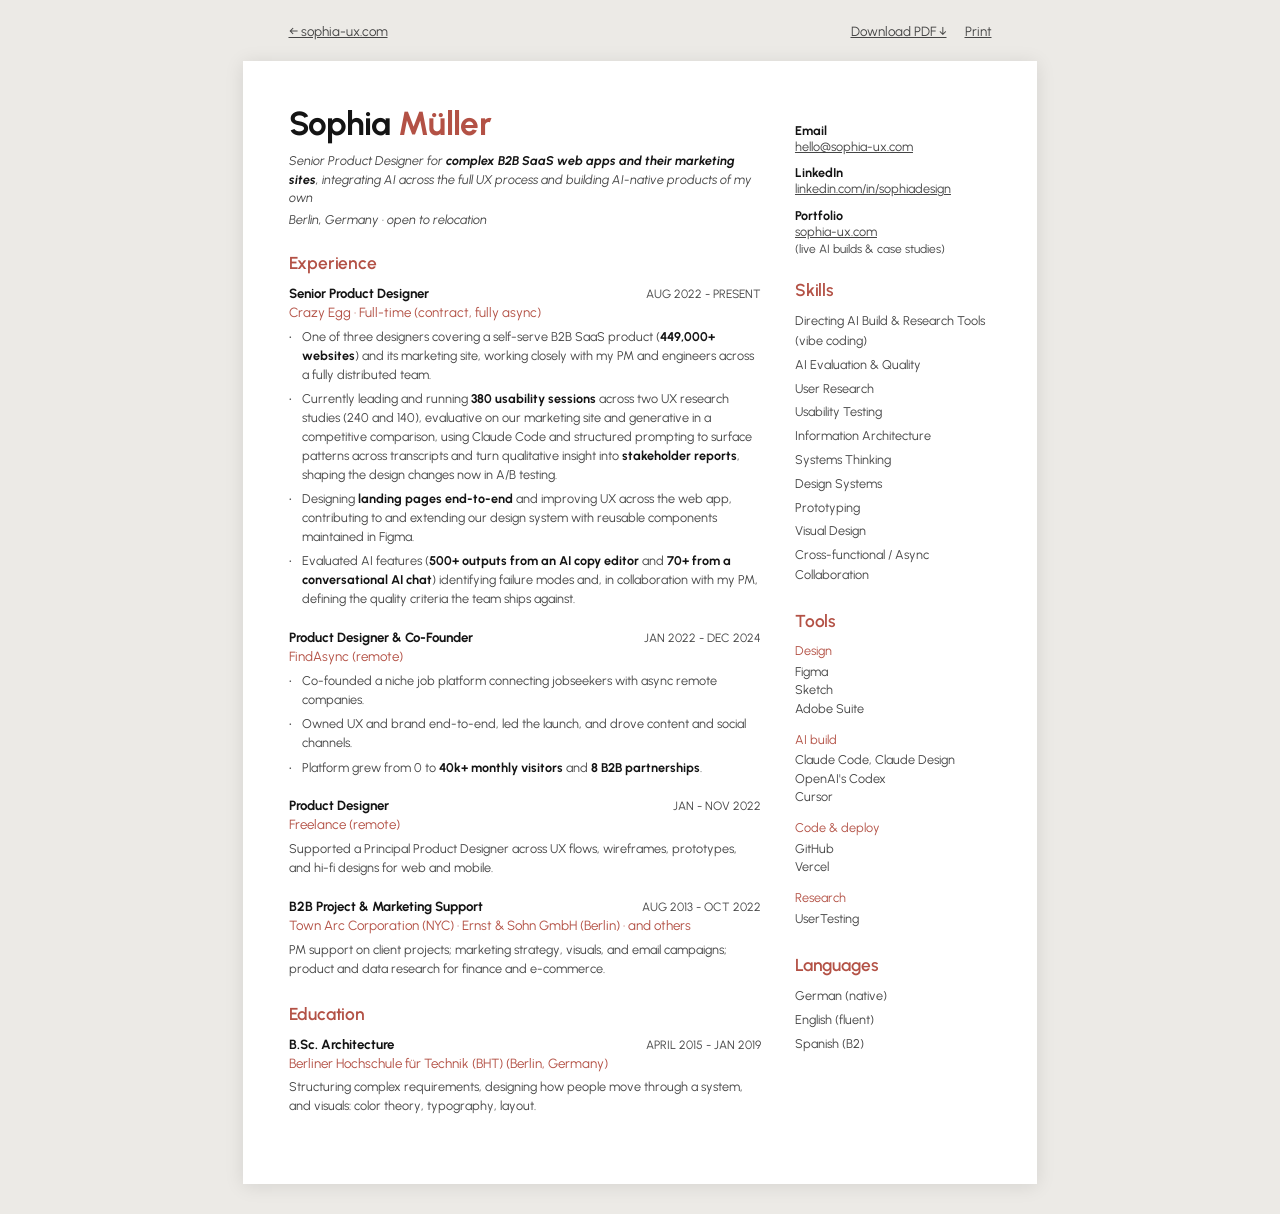
<file: cv.html>
<!DOCTYPE html>
<!--
  Sophia Müller — CV
  Print: Chrome → Save as PDF → A4 · Margins: None · Background graphics: ON
  Verify after every export: open the PDF, Ctrl+A, copy, paste into a plain text
  editor, and search for "Crazy Egg", "AUG 2022", "Sophia Müller".
-->
<html lang="en">
<head>
<meta charset="utf-8">
<title>Sophia Müller — Senior Product Designer · CV</title>
<meta name="viewport" content="width=device-width, initial-scale=1.0">
<link rel="icon" href="/favicon.svg" type="image/svg+xml">
<link rel="icon" href="/favicon.ico" sizes="any">
<link rel="apple-touch-icon" href="/apple-touch-icon.png">
<meta name="description" content="CV of Sophia Müller — Senior Product Designer integrating AI across the full UX process.">
<link rel="canonical" href="https://sophia-ux.com/cv">
<meta property="og:title" content="Sophia Müller — Senior Product Designer · CV">
<meta property="og:description" content="CV of Sophia Müller — Senior Product Designer integrating AI across the full UX process.">
<meta property="og:url" content="https://sophia-ux.com/cv">
<meta property="og:type" content="profile">
<link rel="preconnect" href="https://fonts.googleapis.com">
<link rel="preconnect" href="https://fonts.gstatic.com" crossorigin>
<link href="https://fonts.googleapis.com/css2?family=Urbanist:ital,wght@0,400;0,500;0,600;0,700;1,400;1,600&family=Open+Sans:ital,wght@0,400;0,600;1,400&display=swap" rel="stylesheet">
<style>
  :root{
    /* Palette — taken from your portfolio's styles.css */
    --paper:      #ffffff;
    --ink:        #141414;   /* names, job titles, emphasis */
    --body:       #454545;   /* body copy */
    --accent:     #b35145;   /* section headings, company names */
    --hairline:   #e2ded6;

    /* Type — swap --font-body to 'Open Sans' for the portfolio pairing */
    --font-display: 'Urbanist', system-ui, sans-serif;
    --font-body:    'Urbanist', system-ui, sans-serif;

    /* Layout */
    --page-w:   210mm;
    --page-h:   297mm;
    --pad-y:    11mm;
    --pad-x:    12mm;
    --col-gap:  9mm;
    --side-w:   52mm;   /* right sidebar */
  }

  @page { size: A4; margin: 0; }

  *{ box-sizing: border-box; }

  html,body{
    margin:0; padding:0;
    background:#eceae6;
    font-family: var(--font-body);
    color: var(--body);
    -webkit-font-smoothing: antialiased;
  }

  .page{
    width: var(--page-w);
    min-height: var(--page-h);
    margin: 8mm auto;
    padding: var(--pad-y) var(--pad-x);
    background: var(--paper);
    box-shadow: 0 2px 18px rgba(0,0,0,.10);

    /* main column first in the DOM → text extracts top-to-bottom, then sidebar */
    display: grid;
    grid-template-columns: 1fr var(--side-w);
    column-gap: var(--col-gap);
    align-content: start;
  }

  /* ---------- header ---------- */
  .name{
    font-family: var(--font-display);
    font-size: 25pt; font-weight: 700; letter-spacing: -.02em;
    color: var(--ink);
    margin: 0 0 2.5mm;
  }
  .name em{ font-style: normal; color: var(--accent); }

  .tagline{
    font-size: 9.5pt; font-style: italic; line-height: 1.45;
    margin: 0 0 1.2mm;
  }
  .tagline strong{ font-weight: 700; font-style: italic; color: var(--ink); }

  .locale{
    font-size: 9.5pt; font-style: italic;
    margin: 0 0 7mm;
  }

  /* ---------- shared ---------- */
  h2{
    font-family: var(--font-display);
    font-size: 13pt; font-weight: 600; letter-spacing: -.01em;
    color: var(--accent);
    margin: 0 0 3mm;
  }

  .col-main{ grid-column: 1; }
  .side{ grid-column: 2; padding-top: 1mm; }

  /* ---------- roles ---------- */
  .role{ margin-bottom: 5.5mm; }
  .role:last-child{ margin-bottom: 0; }

  .role-head{
    display: flex; justify-content: space-between; align-items: baseline;
    gap: 4mm; margin-bottom: .8mm;
  }
  .role-title{
    font-size: 10pt; font-weight: 700; color: var(--ink);
  }
  .role-dates{
    font-size: 9pt; color: var(--body); white-space: nowrap;
  }
  .role-org{
    font-size: 10pt; color: var(--accent); margin-bottom: 1.8mm;
  }
  .role-note{
    font-size: 9.5pt; line-height: 1.5; margin: 0 0 1.8mm;
  }

  /* NOTE: no `position` on li or its marker. A positioned element paints after
     in-flow content, and Chrome writes the PDF content stream in paint order —
     which pushes every bullet to the end of the extracted text. Keep the marker
     inline and use a hanging indent instead. */
  ul{ list-style: none; margin: 0; padding: 0; }
  li{
    padding-left: 3.6mm;
    font-size: 9.5pt; line-height: 1.5;
    margin-bottom: 1.4mm;
  }
  /* Fixed-width inline-block marker: the glyph's own width varies with the
     font, so pin it to exactly the padding value or wrapped lines won't line
     up with the first line. Still in-flow — no `position`, see the note above. */
  li::before{
    content: "·";
    display: inline-block;
    width: 3.6mm;
    margin-left: -3.6mm;
    color: var(--body); font-weight: 700;
  }
  li strong{ font-weight: 700; color: var(--ink); }

  .block{ margin-bottom: 7mm; }

  /* ---------- sidebar ---------- */
  .side h2{ margin-top: 0; }
  .side .block + .block h2{ margin-top: 0; }

  .contact{ margin-bottom: 6mm; }
  .contact dt{
    font-size: 9.5pt; font-weight: 700; color: var(--ink); margin-top: 2.6mm;
  }
  .contact dt:first-child{ margin-top: 0; }
  .contact dd{
    margin: 0; font-size: 9.5pt; line-height: 1.4;
  }
  .contact dd a{ color: var(--body); text-decoration: underline; }
  .contact .aside{ font-size: 9pt; }

  .list{ font-size: 9.5pt; line-height: 1.55; }
  .list div{ margin-bottom: 1.1mm; }

  .tool-group{ margin-bottom: 3.4mm; }
  .tool-group .label{
    font-size: 9.5pt; color: var(--accent); margin-bottom: .6mm;
  }
  .tool-group div{ font-size: 9.5pt; line-height: 1.45; }

  /* ---------- screen chrome (never printed) ---------- */
  .bar{
    width: var(--page-w); margin: 6mm auto -2mm; padding: 0 var(--pad-x);
    display: flex; justify-content: space-between; align-items: center;
    font-size: 10pt; color: var(--body);
  }
  .bar a, .bar button{
    font: inherit; font-family: var(--font-body);
    color: var(--body); background: none; border: 0; padding: 0;
    text-decoration: underline; cursor: pointer;
  }
  .bar a:hover, .bar button:hover{ color: var(--accent); }
  .bar :focus-visible{ outline: 2px solid var(--accent); outline-offset: 3px; }
  .bar-actions{ display: flex; gap: 18px; align-items: center; }

  /* Phones: A4 is 210mm wide, so collapse to one column on screen only. */
  @media screen and (max-width: 780px){
    .bar{ width: auto; margin: 4mm 5mm 0; padding: 0; }
    .page{
      width: auto; margin: 4mm 3mm; padding: 8mm 6mm;
      grid-template-columns: 1fr; row-gap: 6mm;
    }
    .col-main, .side{ grid-column: 1; }
    .side{ padding-top: 0; border-top: 1px solid var(--hairline); padding-top: 6mm; }
    .tagline{ max-width: none; }
  }

  /* ---------- print ---------- */
  @media print{
    html,body{ background: #fff; }
    .bar{ display: none; }
    .page{
      margin: 0; box-shadow: none; width: auto; min-height: auto;
    }
    a{ color: var(--body) !important; }
  }
  *{ -webkit-print-color-adjust: exact; print-color-adjust: exact; }
</style>
</head>
<body>
<div class="bar">
  <a href="/">← sophia-ux.com</a>
  <span class="bar-actions">
    <a href="assets/Sophia_Mueller_Senior_Product_Designer_CV.pdf" download="Sophia_Mueller_Senior_Product_Designer_CV.pdf">Download PDF ↓</a>
    <button type="button" onclick="printCV()">Print</button>
  </span>
</div>

<div class="page">

  <div class="col-main">

  <h1 class="name">Sophia <em>Müller</em></h1>

  <p class="tagline">Senior Product Designer for <strong>complex B2B SaaS web apps and their marketing sites</strong>, integrating AI across the full UX process and building AI-native products of my own</p>

  <p class="locale">Berlin, Germany · open to relocation</p>

  <div class="block">
    <h2>Experience</h2>

    <div class="role">
      <div class="role-head">
        <span class="role-title">Senior Product Designer</span>
        <span class="role-dates">AUG 2022 - PRESENT</span>
      </div>
      <div class="role-org">Crazy Egg · Full-time (contract, fully async)</div>
      <ul>
        <li>One of three designers covering a self-serve B2B SaaS product (<strong>449,000+ websites</strong>) and its marketing site, working closely with my PM and engineers across a fully distributed team.</li>
        <li>Currently leading and running <strong>380 usability sessions</strong> across two UX research studies (240 and 140), evaluative on our marketing site and generative in a competitive comparison, using Claude Code and structured prompting to surface patterns across transcripts and turn qualitative insight into <strong>stakeholder reports</strong>, shaping the design changes now in A/B testing.</li>
        <li>Designing <strong>landing pages end-to-end</strong> and improving UX across the web app, contributing to and extending our design system with reusable components maintained in Figma.</li>
        <li>Evaluated AI features (<strong>500+ outputs from an AI copy editor</strong> and <strong>70+ from a conversational AI chat</strong>) identifying failure modes and, in collaboration with my PM, defining the quality criteria the team ships against.</li>
      </ul>
    </div>

    <div class="role">
      <div class="role-head">
        <span class="role-title">Product Designer &amp; Co-Founder</span>
        <span class="role-dates">JAN 2022 - DEC 2024</span>
      </div>
      <div class="role-org">FindAsync (remote)</div>
      <ul>
        <li>Co-founded a niche job platform connecting jobseekers with async remote companies.</li>
        <li>Owned UX and brand end-to-end, led the launch, and drove content and social channels.</li>
        <li>Platform grew from 0 to <strong>40k+ monthly visitors</strong> and <strong>8 B2B partnerships</strong>.</li>
      </ul>
    </div>

    <div class="role">
      <div class="role-head">
        <span class="role-title">Product Designer</span>
        <span class="role-dates">JAN - NOV 2022</span>
      </div>
      <div class="role-org">Freelance (remote)</div>
      <p class="role-note">Supported a Principal Product Designer across UX flows, wireframes, prototypes, and hi-fi designs for web and mobile.</p>
    </div>

    <div class="role">
      <div class="role-head">
        <span class="role-title">B2B Project &amp; Marketing Support</span>
        <span class="role-dates">AUG 2013 - OCT 2022</span>
      </div>
      <div class="role-org">Town Arc Corporation (NYC) · Ernst &amp; Sohn GmbH (Berlin) · and others</div>
      <p class="role-note">PM support on client projects; marketing strategy, visuals, and email campaigns; product and data research for finance and e-commerce.</p>
    </div>
  </div>

  <div class="block">
    <h2>Education</h2>
    <div class="role">
      <div class="role-head">
        <span class="role-title">B.Sc. Architecture</span>
        <span class="role-dates">APRIL 2015 - JAN 2019</span>
      </div>
      <div class="role-org">Berliner Hochschule für Technik (BHT) (Berlin, Germany)</div>
      <p class="role-note">Structuring complex requirements, designing how people move through a system, and visuals: color theory, typography, layout.</p>
    </div>
  </div>
  </div><!-- /.col-main -->

  <aside class="side">

    <dl class="contact">
      <dt>Email</dt>
      <dd><a href="mailto:hello@sophia-ux.com">hello@sophia-ux.com</a></dd>
      <dt>LinkedIn</dt>
      <dd><a href="https://linkedin.com/in/sophiadesign" target="_blank" rel="noopener">linkedin.com/in/sophiadesign</a></dd>
      <dt>Portfolio</dt>
      <dd><a href="https://sophia-ux.com" target="_blank" rel="noopener">sophia-ux.com</a></dd>
      <dd class="aside">(live AI builds &amp; case studies)</dd>
    </dl>

    <div class="block">
      <h2>Skills</h2>
      <div class="list">
        <div>Directing AI Build &amp; Research Tools (vibe coding)</div>
        <div>AI Evaluation &amp; Quality</div>
        <div>User Research</div>
        <div>Usability Testing</div>
        <div>Information Architecture</div>
        <div>Systems Thinking</div>
        <div>Design Systems</div>
        <div>Prototyping</div>
        <div>Visual Design</div>
        <div>Cross-functional / Async Collaboration</div>
      </div>
    </div>

    <div class="block">
      <h2>Tools</h2>
      <div class="tool-group">
        <div class="label">Design</div>
        <div>Figma</div>
        <div>Sketch</div>
        <div>Adobe Suite</div>
      </div>
      <div class="tool-group">
        <div class="label">AI build</div>
        <div>Claude Code, Claude Design</div>
        <div>OpenAI's Codex</div>
        <div>Cursor</div>
      </div>
      <div class="tool-group">
        <div class="label">Code &amp; deploy</div>
        <div>GitHub</div>
        <div>Vercel</div>
      </div>
      <div class="tool-group">
        <div class="label">Research</div>
        <div>UserTesting</div>
      </div>
    </div>

    <div class="block">
      <h2>Languages</h2>
      <div class="list">
        <div>German (native)</div>
        <div>English (fluent)</div>
        <div>Spanish (B2)</div>
      </div>
    </div>

  </aside>
</div>
<script>
  /* Print → "Save as PDF" uses document.title for the suggested filename.
     Swap it to the desired CV filename just for printing, then restore the
     real title (kept clean for the browser tab and SEO). */
  function printCV(){
    var orig = document.title;
    document.title = 'Sophia_Mueller_Senior_Product_Designer_CV';
    window.addEventListener('afterprint', function restore(){
      document.title = orig;
      window.removeEventListener('afterprint', restore);
    });
    window.print();
  }
</script>
</body>
</html>
</file>
